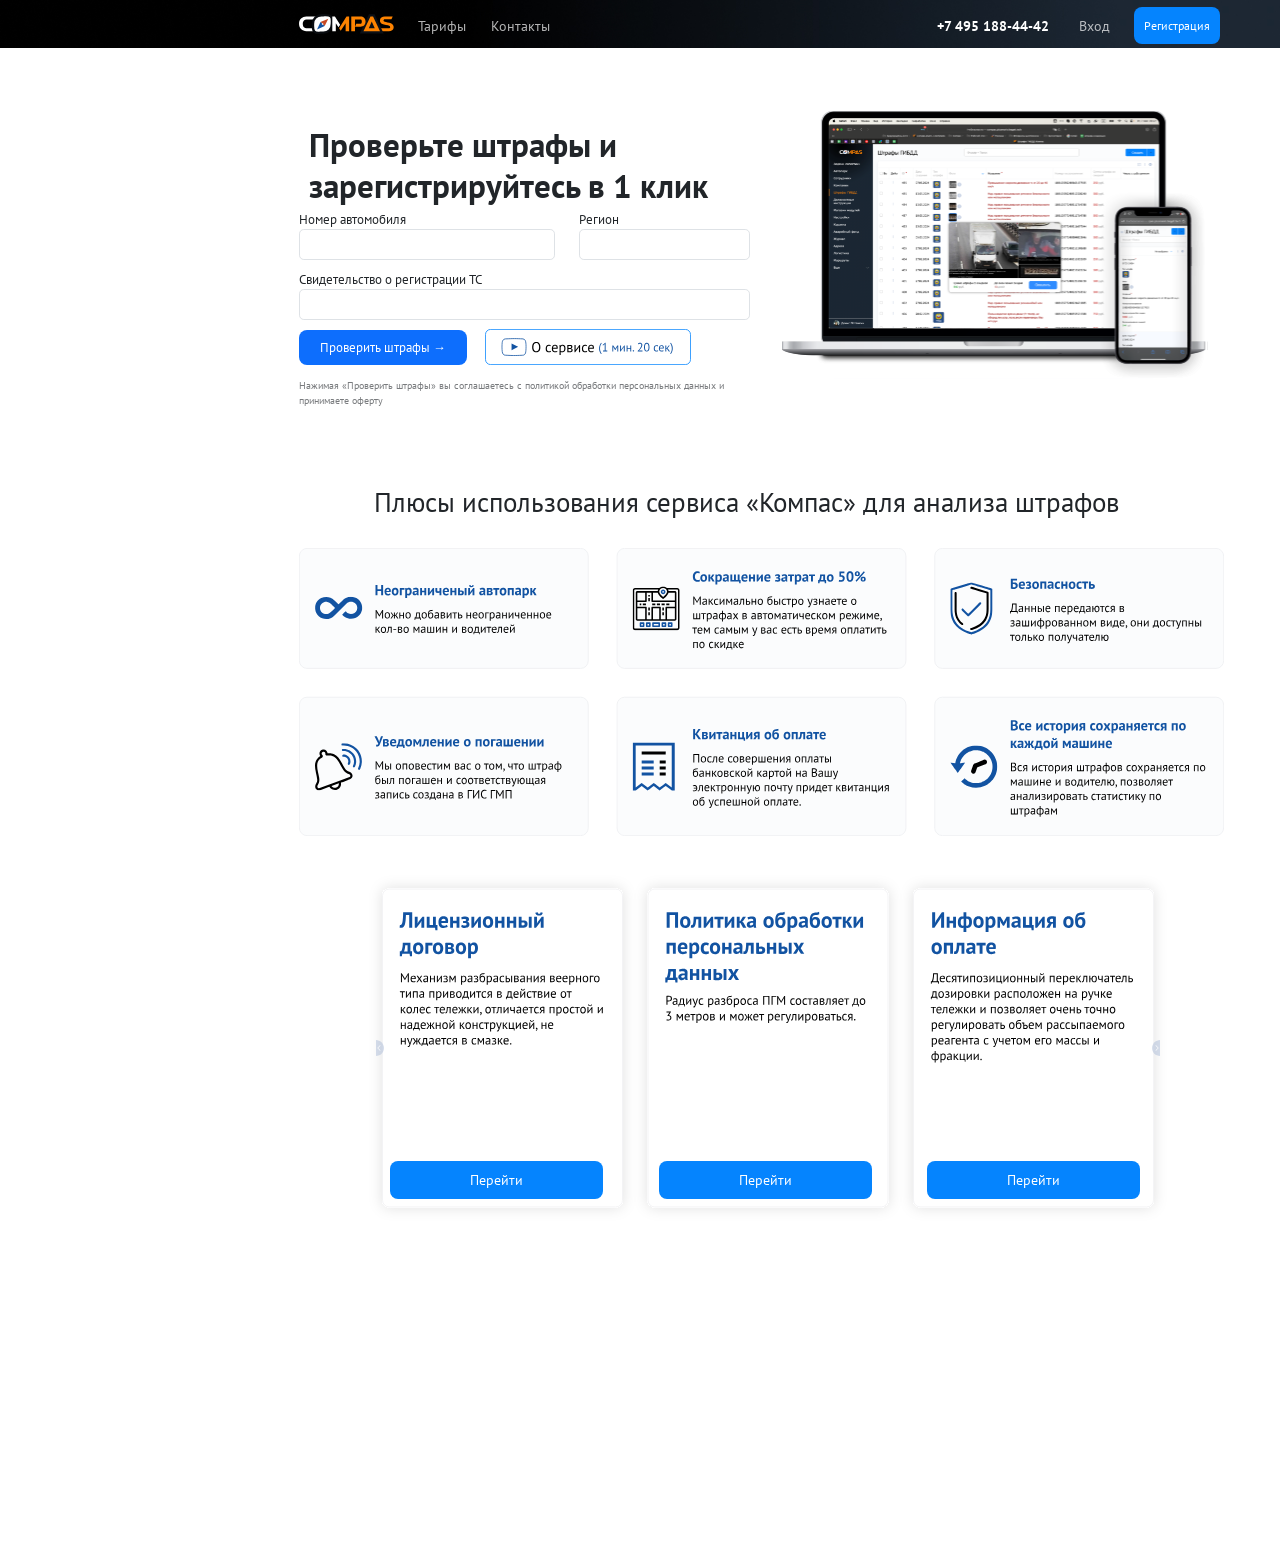
<file: index.html>
<!DOCTYPE html>
<html lang="en">
<head>
    <meta charset="UTF-8">
    <meta name="viewport" content="width=device-width, initial-scale=1.0">
    <title>COMPAS</title>
    <link href="https://cdn.jsdelivr.net/npm/bootstrap@5.2.3/dist/css/bootstrap.min.css" rel="stylesheet" integrity="sha384-rbsA2VBKQhggwzxH7pPCaAqO46MgnOM80zW1RWuH61DGLwZJEdK2Kadq2F9CUG65" crossorigin="anonymous">
    <link rel="preconnect" href="https://fonts.googleapis.com">
    <link rel="preconnect" href="https://fonts.gstatic.com" crossorigin>
    <link href="https://fonts.googleapis.com/css2?family=PT+Sans:ital,wght@0,400;0,700;1,400;1,700&display=swap" rel="stylesheet">
    <link rel="stylesheet" href="./css/style.css">
    <link
    rel="stylesheet"
    href="https://cdn.jsdelivr.net/npm/swiper@11/swiper-bundle.min.css"
/>
  
  <script src="https://cdn.jsdelivr.net/npm/swiper@11/swiper-bundle.min.js"></script>
  
</head>
<body>
    <header class="header">
        <div class="container">
            <a href="/index.html"><img src="/img/Framelogo.svg" alt="Framelogo" class="Framelogo"></a>
            <ul class="navbar-frame">
                <li><a href="/html/Tarifs.html" class="tariffs">Тарифы</a></li>
                <li><a href="/html/contacts.html" class="contacts">Контакты</a></li>
            </ul>
            <div class="number">+7 495 188-44-42</div>
            <ul class="reg">
                <li><a href="/html/Entrance.html" class="entrance">Вход</a></li>
                <li><a href="/html/reg.html" class="registration">Регистрация</a></li>
            </ul>
        </div>
    </header>

    <section class="registration-all">
        <div class="menu-registration">
            <div class="container">
                <div class="row">
                    <div class="registrationtext">
                        <h3>Проверьте штрафы и</h3>
                        <h4>зарегистрируйтесь в 1 клик</h4>
                    </div>
                </div>
            </div>
        </div>

        <div class="phone">
            <img src="/img/image2ipad.svg" alt="phone">
        </div>
    </section>
    <section>
        <form action="" method="post">   
            <!-- поле ввода номера автомобиля-->
            <div class="form-group-car-number">
                <label>Номер автомобиля</label>
                <input type="text" name="number-car" class="form-control" required />
            </div>    
            <!-- поле ввода региона -->
            <div class="form-group-car-region">
                <label>Регион</label>
                <input type="text" name="region" class="form-control" required>
            </div>
            <!-- поле ввода свидетельство о регистрации -->
            <div class="form-group-car-registration">
                <label>Свидетельство о регистрации ТС</label>
                <input type="text" name="car-registration" class="form-control" required>
            </div>
            <!-- кнопка отправки данных на сервер -->
            <div class="form-group-accept">
                <input type="submit" class="btn btn-primary" value="Проверить штрафы &rarr;">
            </div>
        </form>
    </section>
    <section>
        <button id="openPopup" class="openButton">
            <img src="/img/button.svg" class="YtBtn" alt="Video">
        </button>
    
    <div id="videoPopup" class="video-popup">
        <div id="youtubeVideo">
            <!-- Вставьте iframe с YouTube видео здесь -->
            <iframe width="560" height="315" src="https://www.youtube.com/embed/SPRsDNn2n7g" frameborder="0" allowfullscreen></iframe>
        </div>
        <div class="close">&#10006;</div>
    </div>
    <!-- Фон затемнения для модального окна -->
    <div id="modalBackdrop" class="modal-backdrop" style="display: none;"></div>
    <p class="Ofert">Нажимая «Проверить штрафы» вы соглашаетесь с политикой обработки персональных данных и принимаете оферту</p>
<script>
  // Проверяем, существуют ли элементы модального окна и фона затемненияc
const modal = document.getElementById('videoPopup');
const backdrop = document.getElementById('modalBackdrop'); // Убедитесь, что этот элемент добавлен в HTML

// Функция для открытия модального окна
function openModal() {
  if (modal && backdrop) {
    modal.style.display = 'block';
    backdrop.style.display = 'block'; // Показать фон затемнения
  }
}

// Функция для закрытия модального окна
function closeModal() {
  if (modal && backdrop) {
    modal.style.display = 'none';
    backdrop.style.display = 'none'; // Скрыть фон затемнения

    // Находим iframe внутри модального окна и останавливаем воспроизведение видео
    const iframe = document.querySelector('#videoPopup iframe');
    const iframeSrc = iframe.src;
    iframe.src = iframeSrc; // Это перезагрузит и остановит видео
  }
}

// Добавляем обработчики событий для кнопок открытия и закрытия
const openButton = document.getElementById('openPopup');
if (openButton) {
  openButton.addEventListener('click', openModal);
}

const closeButton = document.querySelector('.close');
if (closeButton) {
  closeButton.addEventListener('click', closeModal);
}



// Закрыть модальное окно при клике на фон затемнения
if (backdrop) {
  backdrop.addEventListener('click', closeModal);
}

</script>
    </section>
    <div>
    <h5 class="plus">Плюсы использования сервиса «Компас» для анализа штрафов</h5>
</div>
<section>
    <div class="pluses-compas">
        <img src="/img/pluscompas.svg">
    </div>
</section>
<div style="overflow: hidden;"></div>
<section>
<div class="slider">
    <img class="slider-img" src="/img/swiper.svg" />
    <img class="slider-img" src="/img/swiper.svg" />

    <div>
        <img style='opacity: 1; height: 20px;'
        class="prev controlls" src="/img/arrowl.svg"
        alt="">
    </div> 
    
    <div>
        <img style="opacity: 1; height: 20px;"
        class="next controlls" src="/img/Framearrowr.svg"
        alt="">
    </div>
<script src="/js/script.js"></script>

</section>
<section>
    <div class="buttons">
    <button class="licenceBtn">
        <a class="licence" href="/html/licence.html">Перейти</a>
    </button>
    <button class="politicsBtn">
        <a class="politics" href="/html/politics.html">Перейти</a>
    </button>
    <button class="informationBtn"
    ><a class="information" href="/html/information.html">Перейти</a>
    </button>
</div>
</section>   

    

        
</body>
</html>
</file>
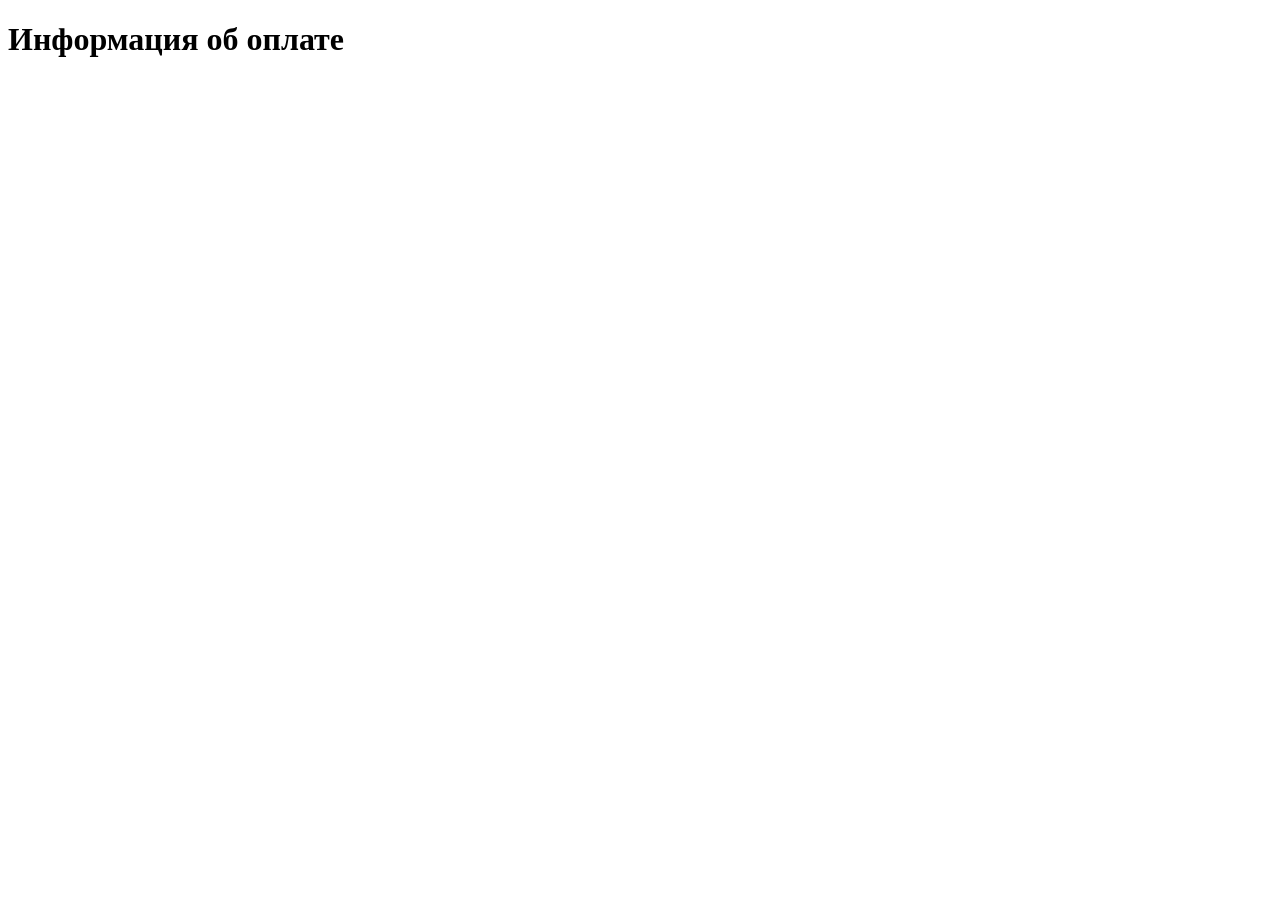
<file: html/information.html>
<!DOCTYPE html>
<html lang="en">
<head>
    <meta charset="UTF-8">
    <meta name="viewport" content="width=device-width, initial-scale=1.0">
    <title>Document</title>
</head>
<body>
    <h1>Информация об оплате</h1>
</body>
</html>
</file>
<file: css/style.css>
html{
    box-sizing: border-box;
    zoom: 80%;
  }
  *,*::before, *::after {
    box-sizing: inherit;
  }
  body{
    margin: 0;
    font-family: "PT Sans", sans-serif;
    font-weight: 400;
    overflow-x: hidden;
    
  }

  .pt-sans-regular {
      font-family: "PT Sans", sans-serif;
      font-weight: 400;
      font-style: normal;
    }
    
    .pt-sans-bold {
      font-family: "PT Sans", sans-serif;
      font-weight: 700;
      font-style: normal;
    }
    
    .pt-sans-regular-italic {
      font-family: "PT Sans", sans-serif;
      font-weight: 400;
      font-style: italic;
    }
    
    .pt-sans-bold-italic {
      font-family: "PT Sans", sans-serif;
      font-weight: 700;
      font-style: italic;
    }
    .header {
      min-height: 60px;
      max-width: 1920px;
      background-image: url(../img/Rectangle\ 1firs-screen-bg.jpg);
      background-repeat: no-repeat;
      background-size:cover;
      
      
    }
    .header, .header * {
      margin: 0;
      padding: 0;
  }
    .header__title {
      
    }
    .Framelogo {
      top: 17px;
      left: 374px; 
      z-index: 0;
      width: 119px;
      height: 26px;
      position: absolute;
  }


    
    .navbar-frame {
      text-decoration: none;
      list-style-type: none;
    }
    .tariffs  {
      font-family: "PT Sans", sans-serif;
      font-weight: 400;
      font-style: normal;
      font-size: 18px;
      opacity: 0.7;
      color: #fff ;
      position: absolute;
      text-decoration: none;
      list-style-type: none;
      z-index: 2;
      left: 523px;
      top: 19px;
    }
    .tariffs:hover {
      opacity: 1;
      color: #fff;
    }
      
    .contacts{
      font-family: "PT Sans", sans-serif;
      font-weight: 400;
      font-style: normal;
      font-size: 18px;
      text-decoration: none;
      list-style-type: none;
      opacity: 0.7;
      color: #fff ;
      z-index: 2;
      position: absolute;
      top: 19px;
      left: 614px;
    }
    .contacts:hover{
      opacity: 1;
      color: #fff;
    }
    
    .number{
      font-family: "PT Sans", sans-serif;
      font-weight: 700;
      font-style: normal;
      font-size: 18px;
      color: #fff;
      top: 19px; 
      left: 1171px;
      position: absolute;
      z-index: 2;
      

      


    }
    .reg {
      text-decoration: none;
      list-style-type: none;
    }
    .entrance {
      font-family: "PT Sans", sans-serif;
      font-weight: 400;
      font-style: normal;
      font-size: 18px;
      text-decoration: none;
      list-style-type: none;
      opacity: 0.7;
      color: #fff ;
      position: absolute;
      z-index: 2;
      top: 19px;
      left: 1349px;
    }
    .entrance:hover {
      opacity: 1;
      color: #fff;
    }
    .registration {
      font-family: "PT Sans", sans-serif;
      font-weight: 400;
      font-style: normal;
      font-size: 15px;
      text-decoration: none;
      list-style-type: none;
      opacity: 1;
      color: #fff ;
      background-color: #0584FE;
      border-radius: 10px;
      padding: 12px 12px 12px;
      
      z-index: 2;
      position: absolute;
      top: 9px;
      left: 1418px;
    }
    .registration:hover{
      border-radius: 10px;
      transform: scale(1.1);
    }
    .registrationtext{
      left: 374px;
      position: fixed;
      padding-top: 98px;

      
    }
    h3, h4 {
      margin: 0;
      padding: 0;
      position: relative;
      font-family: "PT Sans", sans-serif;
      font-weight: 700;
      font-style: normal;
      font-size: 41px;
  }

  h3 {
      margin-bottom: 1px; /* Или любое другое значение, которое вам подходит */
  }

  h4 {
      margin-top: 1px; /* Или любое другое значение, которое вам подходит */
  }

  .phone {
    background-image: url(../img/image2ipad.svg);
    background-size: cover;
    border: none;
    background-repeat: no-repeat;
    width: 532px;
    height: 335px;
    top: 139px;
    left: 977px;
    position:absolute;
    

    
  }


  .form-group-car-number {
    top: 262px;
    left: 374px;
    width: 320px;
    position: absolute;
    display: inline-block;
  }
  .form-control {
    position: absolute;
    
  }
  .form-group-car-region {
    top: 262px;
    left: 724px;
    width: 213px;
    position: absolute;
  }
  .form-group-car-registration {
    top: 337px;
    left: 374px;
    width: 563px;
    position: absolute;

  }
  .form-group-accept {
    width: 210px;
    top: 411px;
    left: 374px;
    position: absolute;
  }
  .btn {

  
  }
  .btn-primary {
    border: none;
    border-radius:10px;
    width: 210px;
    top: 1px;
    left: 0px;
    position: absolute;
    padding: 10px;


  }
  .registrationtext{
    position: absolute;
  }
  .YtBtn {
    width: 258px;
    top: 415px;
    left: 605px;
    position: absolute;
    
    
  }
  .YtBtn:hover {
    transform: scale(1.1);

  }
  .openButton {
    top: -5px;
    z-index:1;
    position: absolute;

    
  }
  

  /* Стиль модального окна */
  .video-popup {
    position: fixed;
    top: 50%;
    left: 50%;
    transform: translate(-50%, -50%);
    display: none;
    z-index: 9999;
    
    
  }
  .close {
    position: absolute; /* Изменено на absolute для позиционирования относительно .video-popup */
    top: -25px;
    right: 10px;
    cursor: pointer;
    color: #fff;
  }
  .modal-backdrop {
    position: fixed;
    top: 0;
    left: 0;
    width: 100%;
    height: 100%;
    background-color: rgba(0, 0, 0, 0.5);
    display: none;
    z-index: 9998; /* Убедитесь, что z-index меньше, чем у .video-popup */
  }
  .plus{
    position: absolute;
    width: 1025px;
    font-size:34px;
    top: 608px;
    left: 467px;
  }
  .Ofert{
    position: absolute;
    width: 563px;
    font-size: 13px;
    top: 472px;
    left: 374px;
    opacity: 0.6;
  }
  .pluses-compas {
    position: absolute;
    width: 1156px;
    top: 685px;
    left: 374px ;
  }

  .slider {
    height: 500px;
    width: 1000px;
    left: 460px;
    top: 1000px; 
    position: relative;
    overflow: hidden;
  }
  
  .slider-img {
    width: 100%;
    height: 100%;
    position: relative; 
    opacity: 0; /* Скрыть все изображения по умолчанию */
    transition: opacity 0.5s ease;
  }
  
  .slider-img.active {
    opacity: 1; /* Показать активный слайд */
  }
  
  .slider .prev,
  .slider .next {
    position: absolute;
    top: 50%; /* Центрировать по вертикали */
    transform: translateY(-50%); /* Выравнивание относительно центра */
    z-index: 10; 
  }
  
  .slider .prev {
    left: 10px;
  }
  
  .slider .next {
    right: 10px;
  }
  .buttons {
    
    position: absolute;
  }
  .licence {
    left: 486px;
    position: absolute;
    top: 1890px;  
    color: rgb(255, 255, 255);
    font-size: 18px;
    background-color: #0584FE;
    border-radius: 10px;
    border: none;
    outline: none;
    padding: 10px;
    padding-left: 100px;
    padding-right: 100px;  
    z-index: 15;
    text-decoration: none;
  }
  .licence:hover{
    border-radius: 20px;
  }
  .politics {
    left: 823px;
    position: absolute;
    top: 1890px; 
    color: rgb(255, 255, 255);
    font-size: 18px;
    background-color: #0584FE;
    border-radius: 10px;
    border: none;
    outline: none;
    padding: 10px;
    padding-left: 100px;
    padding-right: 100px;  
    z-index: 15;
    text-decoration: none;
  }
  .politics:hover{
    border-radius: 20px;
  }
  .information {
    left: 1158px;
    position: absolute;
    top: 1890px;  
    color: rgb(255, 255, 255);
    font-size: 18px;
    background-color: #0584FE;
    border-radius: 10px;
    border: none;
    outline: none;
    padding: 10px;
    padding-left: 100px;
    padding-right: 100px;  
    z-index: 15;
    text-decoration: none;
  }
  .information:hover{
    border-radius: 20px;
  }
.informationBtn{
  position:absolute ;
  top:-1000px;
}
.politicsBtn{
  position:absolute ;
  top:-1000px;
}
.licenceBtn{
  position:absolute ;
  top:-1000px;
}
</file>
